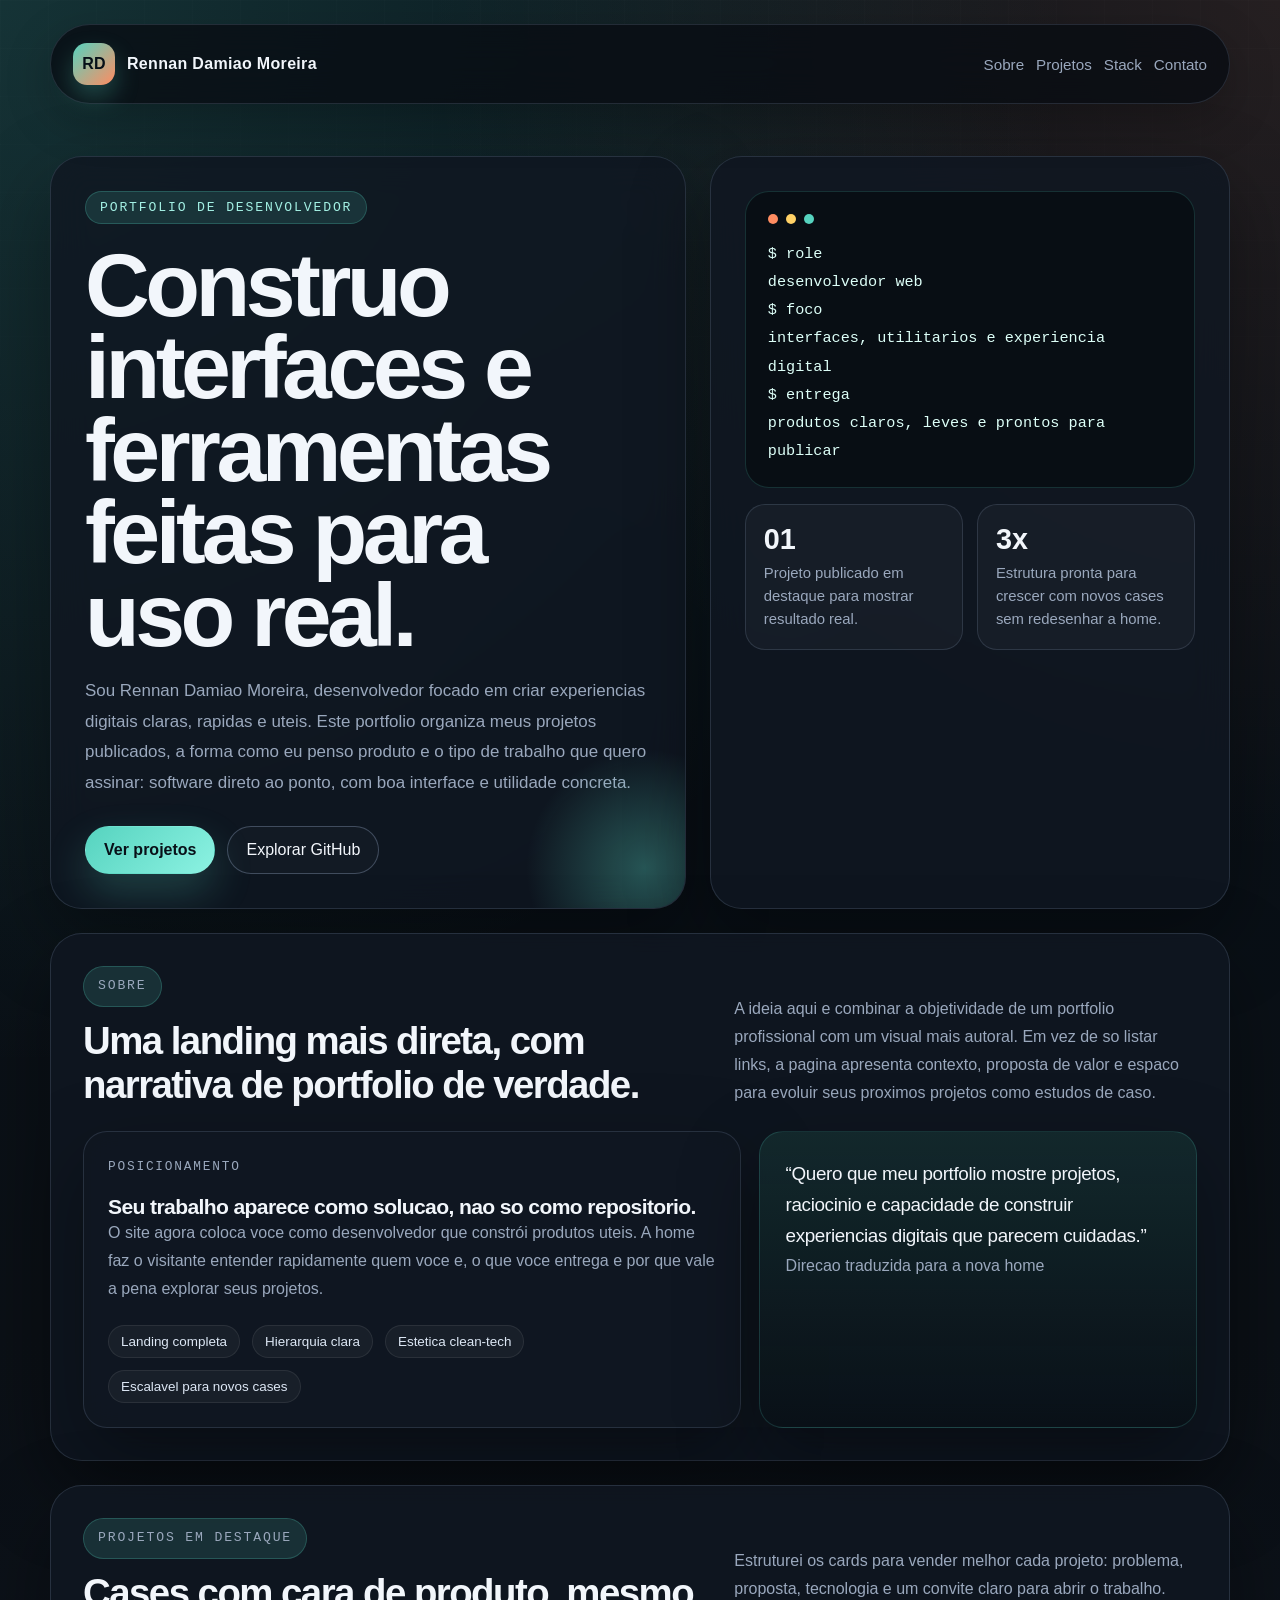
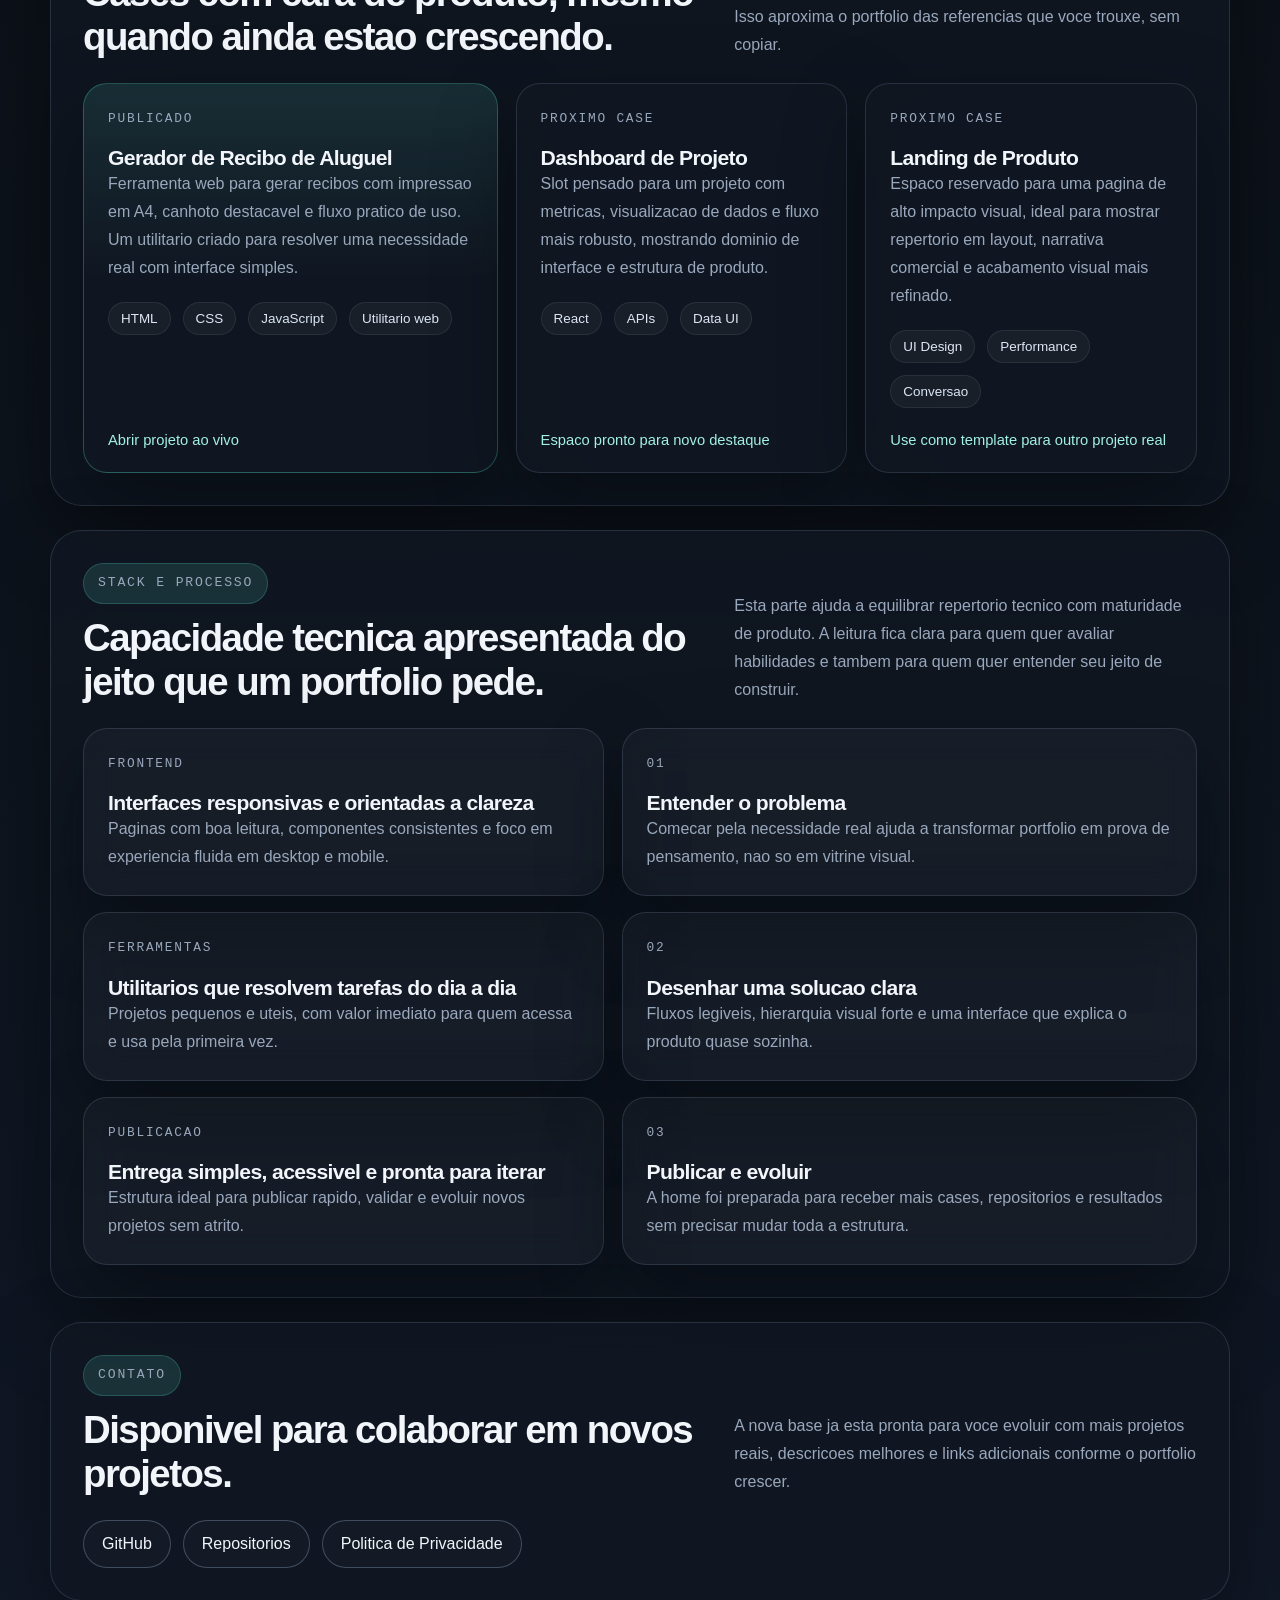
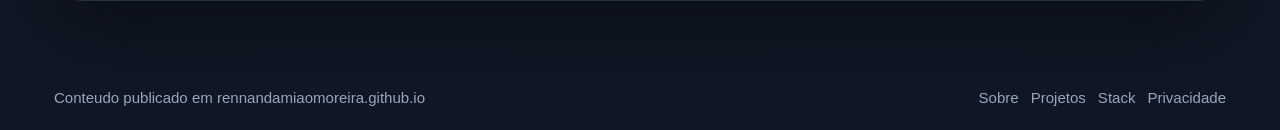
<file: index.html>
<!DOCTYPE html>
<html lang="pt-BR">
<head>
    <meta charset="UTF-8">
    <meta http-equiv="X-UA-Compatible" content="IE=edge">
    <meta name="viewport" content="width=device-width, initial-scale=1.0">
    <title>Rennan Damiao Moreira | Desenvolvedor</title>
    <meta name="description" content="Portfolio de Rennan Damiao Moreira com projetos web, ferramentas publicadas e experimentos de desenvolvimento.">
    <meta name="google-site-verification" content="cHc9ku_yMv4y8DhApohJNucnqFjQscXv2vftnZROdxE">
    <link rel="stylesheet" href="./assets/css/tokens.css">
    <link rel="stylesheet" href="./assets/css/base.css">
    <link rel="stylesheet" href="./assets/css/components.css">
    <link rel="stylesheet" href="./assets/css/pages/home.css">
    <script defer src="./assets/js/data/site.js"></script>
    <script defer src="./assets/js/layout.js"></script>
    <script async src="https://pagead2.googlesyndication.com/pagead/js/adsbygoogle.js?client=ca-pub-9170880056715770"
        crossorigin="anonymous"></script>
</head>
<body data-page="home">
    <div class="site-shell">
        <header data-site-header></header>

        <main class="page page-home">
            <section class="hero">
                <article class="panel hero-main">
                    <p class="eyebrow">Portfolio de desenvolvedor</p>
                    <h1>Construo interfaces e ferramentas feitas para uso real.</h1>
                    <p class="hero-copy">
                        Sou Rennan Damiao Moreira, desenvolvedor focado em criar experiencias digitais claras,
                        rapidas e uteis. Este portfolio organiza meus projetos publicados, a forma como eu penso
                        produto e o tipo de trabalho que quero assinar: software direto ao ponto, com boa interface
                        e utilidade concreta.
                    </p>
                    <div class="cta-group">
                        <a class="button button-primary" href="#projetos">Ver projetos</a>
                        <a class="button button-secondary" href="https://github.com/RennanDamiaoMoreira" rel="noopener noreferrer">Explorar GitHub</a>
                    </div>
                </article>

                <aside class="panel hero-side">
                    <div class="terminal" aria-label="Resumo profissional">
                        <div class="terminal-top">
                            <span class="dot"></span>
                            <span class="dot"></span>
                            <span class="dot"></span>
                        </div>
                        <code>$ role</code>
                        <code>desenvolvedor web</code>
                        <code>$ foco</code>
                        <code>interfaces, utilitarios e experiencia digital</code>
                        <code>$ entrega</code>
                        <code>produtos claros, leves e prontos para publicar</code>
                    </div>

                    <div class="hero-metrics">
                        <div class="metric">
                            <strong>01</strong>
                            <span>Projeto publicado em destaque para mostrar resultado real.</span>
                        </div>
                        <div class="metric">
                            <strong>3x</strong>
                            <span>Estrutura pronta para crescer com novos cases sem redesenhar a home.</span>
                        </div>
                    </div>
                </aside>
            </section>

            <section class="panel section" id="sobre">
                <div class="section-header">
                    <div>
                        <p class="eyebrow">Sobre</p>
                        <h2>Uma landing mais direta, com narrativa de portfolio de verdade.</h2>
                    </div>
                    <p>
                        A ideia aqui e combinar a objetividade de um portfolio profissional com um visual mais autoral.
                        Em vez de so listar links, a pagina apresenta contexto, proposta de valor e espaco para evoluir
                        seus proximos projetos como estudos de caso.
                    </p>
                </div>

                <div class="about-grid">
                    <article class="about-card">
                        <p class="mini-title">Posicionamento</p>
                        <h3>Seu trabalho aparece como solucao, nao so como repositorio.</h3>
                        <p>
                            O site agora coloca voce como desenvolvedor que constrói produtos uteis. A home faz o visitante
                            entender rapidamente quem voce e, o que voce entrega e por que vale a pena explorar seus projetos.
                        </p>
                        <div class="inline-list">
                            <span>Landing completa</span>
                            <span>Hierarquia clara</span>
                            <span>Estetica clean-tech</span>
                            <span>Escalavel para novos cases</span>
                        </div>
                    </article>

                    <aside class="quote-card">
                        <p>
                            “Quero que meu portfolio mostre projetos, raciocinio e capacidade de construir experiencias
                            digitais que parecem cuidadas.”
                        </p>
                        <span>Direcao traduzida para a nova home</span>
                    </aside>
                </div>
            </section>

            <section class="panel section" id="projetos">
                <div class="section-header">
                    <div>
                        <p class="eyebrow">Projetos em destaque</p>
                        <h2>Cases com cara de produto, mesmo quando ainda estao crescendo.</h2>
                    </div>
                    <p>
                        Estruturei os cards para vender melhor cada projeto: problema, proposta, tecnologia e um convite
                        claro para abrir o trabalho. Isso aproxima o portfolio das referencias que voce trouxe, sem copiar.
                    </p>
                </div>

                <div class="project-grid">
                    <a class="project-card featured" href="https://rennandamiaomoreira.github.io/GeradorReciboAluguel/">
                        <div>
                            <p class="project-kicker">Publicado</p>
                            <h3>Gerador de Recibo de Aluguel</h3>
                            <p>
                                Ferramenta web para gerar recibos com impressao em A4, canhoto destacavel e fluxo pratico
                                de uso. Um utilitario criado para resolver uma necessidade real com interface simples.
                            </p>
                            <div class="chip-list">
                                <span class="tag">HTML</span>
                                <span class="tag">CSS</span>
                                <span class="tag">JavaScript</span>
                                <span class="tag">Utilitario web</span>
                            </div>
                        </div>
                        <span class="project-meta">Abrir projeto ao vivo</span>
                    </a>

                    <article class="project-card">
                        <div>
                            <p class="project-kicker">Proximo case</p>
                            <h3>Dashboard de Projeto</h3>
                            <p>
                                Slot pensado para um projeto com metricas, visualizacao de dados e fluxo mais robusto,
                                mostrando dominio de interface e estrutura de produto.
                            </p>
                            <div class="chip-list">
                                <span class="mini-tag">React</span>
                                <span class="mini-tag">APIs</span>
                                <span class="mini-tag">Data UI</span>
                            </div>
                        </div>
                        <span class="project-meta">Espaco pronto para novo destaque</span>
                    </article>

                    <article class="project-card">
                        <div>
                            <p class="project-kicker">Proximo case</p>
                            <h3>Landing de Produto</h3>
                            <p>
                                Espaco reservado para uma pagina de alto impacto visual, ideal para mostrar repertorio em
                                layout, narrativa comercial e acabamento visual mais refinado.
                            </p>
                            <div class="chip-list">
                                <span class="mini-tag">UI Design</span>
                                <span class="mini-tag">Performance</span>
                                <span class="mini-tag">Conversao</span>
                            </div>
                        </div>
                        <span class="project-meta">Use como template para outro projeto real</span>
                    </article>
                </div>
            </section>

            <section class="panel section" id="stack">
                <div class="section-header">
                    <div>
                        <p class="eyebrow">Stack e processo</p>
                        <h2>Capacidade tecnica apresentada do jeito que um portfolio pede.</h2>
                    </div>
                    <p>
                        Esta parte ajuda a equilibrar repertorio tecnico com maturidade de produto. A leitura fica clara
                        para quem quer avaliar habilidades e tambem para quem quer entender seu jeito de construir.
                    </p>
                </div>

                <div class="stack-grid">
                    <div class="skill-list">
                        <article class="skill-card">
                            <p class="mini-title">Frontend</p>
                            <h3>Interfaces responsivas e orientadas a clareza</h3>
                            <p>
                                Paginas com boa leitura, componentes consistentes e foco em experiencia fluida em desktop
                                e mobile.
                            </p>
                        </article>

                        <article class="skill-card">
                            <p class="mini-title">Ferramentas</p>
                            <h3>Utilitarios que resolvem tarefas do dia a dia</h3>
                            <p>
                                Projetos pequenos e uteis, com valor imediato para quem acessa e usa pela primeira vez.
                            </p>
                        </article>

                        <article class="skill-card">
                            <p class="mini-title">Publicacao</p>
                            <h3>Entrega simples, acessivel e pronta para iterar</h3>
                            <p>
                                Estrutura ideal para publicar rapido, validar e evoluir novos projetos sem atrito.
                            </p>
                        </article>
                    </div>

                    <div class="process-grid">
                        <article class="process-card">
                            <p class="mini-title">01</p>
                            <h3>Entender o problema</h3>
                            <p>
                                Comecar pela necessidade real ajuda a transformar portfolio em prova de pensamento, nao so
                                em vitrine visual.
                            </p>
                        </article>

                        <article class="process-card">
                            <p class="mini-title">02</p>
                            <h3>Desenhar uma solucao clara</h3>
                            <p>
                                Fluxos legiveis, hierarquia visual forte e uma interface que explica o produto quase sozinha.
                            </p>
                        </article>

                        <article class="process-card">
                            <p class="mini-title">03</p>
                            <h3>Publicar e evoluir</h3>
                            <p>
                                A home foi preparada para receber mais cases, repositorios e resultados sem precisar mudar
                                toda a estrutura.
                            </p>
                        </article>
                    </div>
                </div>
            </section>

            <section class="panel section" id="contato">
                <div class="section-header">
                    <div>
                        <p class="eyebrow">Contato</p>
                        <h2>Disponivel para colaborar em novos projetos.</h2>
                    </div>
                    <p>
                        A nova base ja esta pronta para voce evoluir com mais projetos reais, descricoes melhores e links
                        adicionais conforme o portfolio crescer.
                    </p>
                </div>

                <div class="socials">
                    <a class="social-link" href="https://github.com/RennanDamiaoMoreira" rel="noopener noreferrer">GitHub</a>
                    <a class="social-link" href="https://github.com/RennanDamiaoMoreira?tab=repositories" rel="noopener noreferrer">Repositorios</a>
                    <a class="social-link" href="./privacy.html">Politica de Privacidade</a>
                </div>
            </section>
        </main>

        <footer data-site-footer></footer>
    </div>
</body>
</html>
</file>
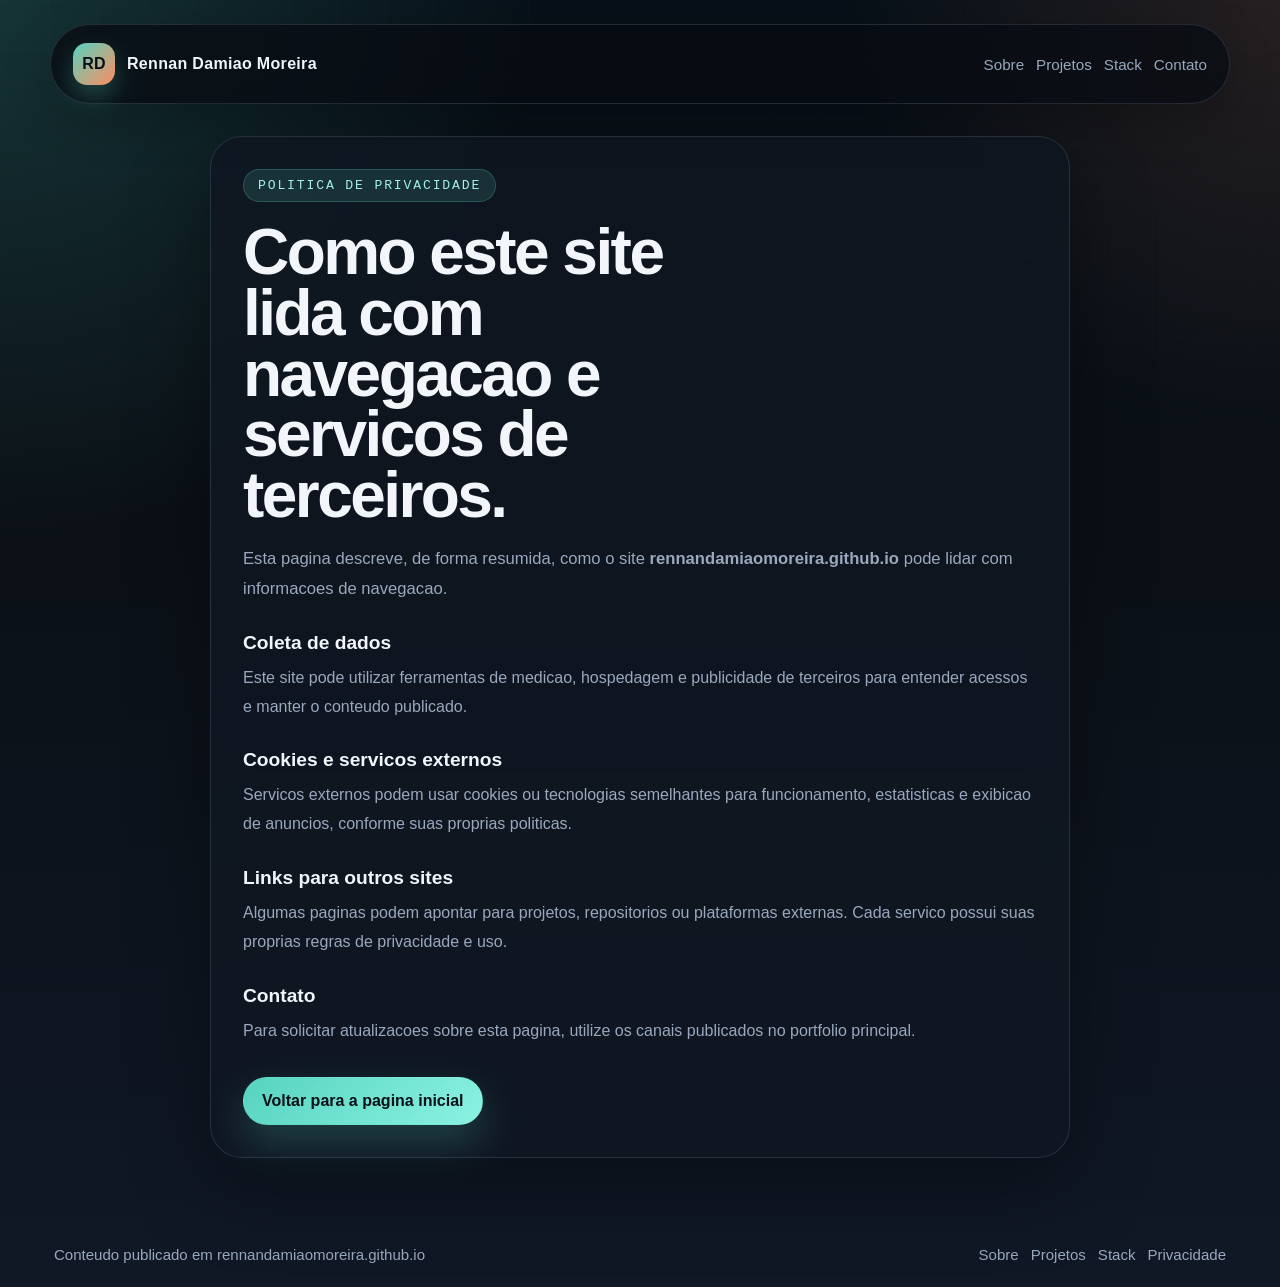
<file: privacy.html>
<!DOCTYPE html>
<html lang="pt-BR">
<head>
    <meta charset="UTF-8">
    <meta name="viewport" content="width=device-width, initial-scale=1.0">
    <title>Politica de Privacidade | Rennan Damiao Moreira</title>
    <meta name="description" content="Politica de privacidade do site rennandamiaomoreira.github.io.">
    <link rel="stylesheet" href="./assets/css/tokens.css">
    <link rel="stylesheet" href="./assets/css/base.css">
    <link rel="stylesheet" href="./assets/css/components.css">
    <link rel="stylesheet" href="./assets/css/pages/privacy.css">
    <script defer src="./assets/js/data/site.js"></script>
    <script defer src="./assets/js/layout.js"></script>
</head>
<body data-page="privacy">
    <div class="site-shell">
        <header data-site-header></header>

        <main class="page page-privacy">
            <section class="panel legal-card">
                <p class="eyebrow">Politica de Privacidade</p>
                <h1>Como este site lida com navegacao e servicos de terceiros.</h1>
                <p class="legal-intro">
                    Esta pagina descreve, de forma resumida, como o site
                    <strong>rennandamiaomoreira.github.io</strong> pode lidar com informacoes de navegacao.
                </p>

                <div class="legal-section">
                    <h2>Coleta de dados</h2>
                    <p>
                        Este site pode utilizar ferramentas de medicao, hospedagem e publicidade de terceiros para
                        entender acessos e manter o conteudo publicado.
                    </p>
                </div>

                <div class="legal-section">
                    <h2>Cookies e servicos externos</h2>
                    <p>
                        Servicos externos podem usar cookies ou tecnologias semelhantes para funcionamento, estatisticas
                        e exibicao de anuncios, conforme suas proprias politicas.
                    </p>
                </div>

                <div class="legal-section">
                    <h2>Links para outros sites</h2>
                    <p>
                        Algumas paginas podem apontar para projetos, repositorios ou plataformas externas. Cada servico
                        possui suas proprias regras de privacidade e uso.
                    </p>
                </div>

                <div class="legal-section">
                    <h2>Contato</h2>
                    <p>
                        Para solicitar atualizacoes sobre esta pagina, utilize os canais publicados no portfolio
                        principal.
                    </p>
                </div>

                <div class="legal-actions">
                    <a class="button button-primary" href="./index.html">Voltar para a pagina inicial</a>
                </div>
            </section>
        </main>

        <footer data-site-footer></footer>
    </div>
</body>
</html>
</file>
<file: assets/css/tokens.css>
:root {
    --bg: #0b1016;
    --bg-soft: #111823;
    --panel: rgba(16, 23, 34, 0.84);
    --panel-strong: rgba(9, 14, 21, 0.94);
    --line: rgba(152, 173, 205, 0.18);
    --line-strong: rgba(152, 173, 205, 0.34);
    --text: #f2f6fb;
    --muted: #9aa8bd;
    --accent: #56d3bf;
    --accent-soft: rgba(86, 211, 191, 0.14);
    --accent-warm: #ff8c61;
    --shadow: 0 30px 80px rgba(0, 0, 0, 0.34);
    --radius-xl: 32px;
    --radius-lg: 24px;
    --radius-md: 18px;
    --space-xs: 8px;
    --space-sm: 12px;
    --space-md: 16px;
    --space-lg: 24px;
    --space-xl: 32px;
    --space-2xl: 40px;
    --max-width: 1180px;
}
</file>
<file: assets/css/base.css>
* {
    box-sizing: border-box;
}

html {
    scroll-behavior: smooth;
}

body {
    margin: 0;
    min-height: 100vh;
    color: var(--text);
    font-family: "Space Grotesk", "Segoe UI", sans-serif;
    background:
        radial-gradient(circle at top left, rgba(86, 211, 191, 0.18), transparent 30%),
        radial-gradient(circle at top right, rgba(255, 140, 97, 0.12), transparent 24%),
        linear-gradient(180deg, #071018 0%, #0b1016 40%, #101826 100%);
}

body::before {
    content: "";
    position: fixed;
    inset: 0;
    background-image:
        linear-gradient(rgba(255, 255, 255, 0.03) 1px, transparent 1px),
        linear-gradient(90deg, rgba(255, 255, 255, 0.03) 1px, transparent 1px);
    background-size: 48px 48px;
    mask-image: linear-gradient(180deg, rgba(0, 0, 0, 0.35), transparent 85%);
    pointer-events: none;
}

body.layout-ready [data-site-header],
body.layout-ready [data-site-footer] {
    display: block;
}

a {
    color: inherit;
}

h1,
h2,
h3,
p {
    margin: 0;
}

.site-shell {
    position: relative;
}

.page {
    position: relative;
    width: min(calc(100% - 32px), var(--max-width));
    margin: 0 auto;
    padding: 24px 0 64px;
}

.panel {
    border: 1px solid var(--line);
    border-radius: var(--radius-xl);
    background: var(--panel);
    backdrop-filter: blur(18px);
    box-shadow: var(--shadow);
}

.section {
    margin-top: var(--space-lg);
    padding: var(--space-xl);
}

.section-header {
    display: flex;
    justify-content: space-between;
    align-items: end;
    gap: 20px;
    margin-bottom: var(--space-lg);
}

.section-header h2 {
    margin-top: 12px;
    font-size: clamp(1.9rem, 3vw, 2.7rem);
    letter-spacing: -0.04em;
}

.section-header p {
    max-width: 52ch;
    color: var(--muted);
    line-height: 1.75;
}

@media (max-width: 720px) {
    .page {
        width: min(calc(100% - 20px), var(--max-width));
        padding-top: 12px;
    }

    .section {
        padding: var(--space-lg);
    }

    .section-header {
        flex-direction: column;
        align-items: flex-start;
    }
}
</file>
<file: assets/css/components.css>
.button,
.social-link {
    display: inline-flex;
    align-items: center;
    justify-content: center;
    min-height: 48px;
    padding: 0 18px;
    border-radius: 999px;
    border: 1px solid var(--line-strong);
    text-decoration: none;
    transition: transform 0.2s ease, border-color 0.2s ease, background 0.2s ease;
}

.button:hover,
.social-link:hover,
.project-card:hover,
.skill-card:hover,
.process-card:hover {
    transform: translateY(-3px);
}

.button-primary {
    border-color: transparent;
    background: linear-gradient(135deg, var(--accent) 0%, #8cf2e2 100%);
    color: #081018;
    box-shadow: 0 18px 40px rgba(86, 211, 191, 0.24);
    font-weight: 700;
}

.button-secondary,
.social-link {
    background: rgba(255, 255, 255, 0.02);
    color: var(--text);
}

.eyebrow,
.project-kicker,
.mini-title {
    font-family: "IBM Plex Mono", monospace;
}

.eyebrow {
    display: inline-flex;
    align-items: center;
    gap: 10px;
    padding: 8px 14px;
    border-radius: 999px;
    background: var(--accent-soft);
    border: 1px solid rgba(86, 211, 191, 0.24);
    color: #a3f0e4;
    font-size: 0.82rem;
    letter-spacing: 0.14em;
    text-transform: uppercase;
}

.tag,
.mini-tag,
.inline-list span {
    display: inline-flex;
    align-items: center;
    justify-content: center;
    padding: 8px 12px;
    border-radius: 999px;
    border: 1px solid rgba(255, 255, 255, 0.08);
    background: rgba(255, 255, 255, 0.04);
    color: #dde7f5;
    font-size: 0.84rem;
}

.site-nav {
    width: min(calc(100% - 32px), var(--max-width));
    margin: 24px auto 0;
    display: flex;
    align-items: center;
    justify-content: space-between;
    gap: 20px;
    padding: 18px 22px;
    border: 1px solid var(--line);
    border-radius: 999px;
    background: rgba(8, 12, 19, 0.78);
    backdrop-filter: blur(20px);
    position: sticky;
    top: 16px;
    z-index: 10;
    box-shadow: 0 16px 48px rgba(0, 0, 0, 0.24);
}

.site-brand {
    display: flex;
    align-items: center;
    gap: 12px;
    font-weight: 700;
    letter-spacing: 0.02em;
    text-decoration: none;
}

.site-brand__mark {
    display: inline-flex;
    align-items: center;
    justify-content: center;
    width: 42px;
    height: 42px;
    border-radius: 14px;
    background: linear-gradient(135deg, var(--accent) 0%, var(--accent-warm) 100%);
    color: #061018;
    box-shadow: 0 12px 24px rgba(86, 211, 191, 0.28);
}

.site-nav__links,
.inline-list,
.chip-list,
.cta-group,
.socials,
.site-footer__links {
    display: flex;
    flex-wrap: wrap;
    gap: 12px;
}

.site-nav__links {
    color: var(--muted);
    font-size: 0.95rem;
}

.site-nav__link,
.site-footer__links a {
    text-decoration: none;
}

.site-nav__link.is-active {
    color: #a3f0e4;
}

.site-footer {
    width: min(calc(100% - 32px), var(--max-width));
    margin: 0 auto;
    display: flex;
    justify-content: space-between;
    gap: 16px;
    padding: 24px 4px 24px;
    color: var(--muted);
    font-size: 0.94rem;
}

.site-footer__links {
    align-items: center;
}

@media (max-width: 720px) {
    .site-nav {
        width: min(calc(100% - 20px), var(--max-width));
        border-radius: 28px;
        padding: 18px;
    }

    .site-nav__links {
        display: none;
    }

    .site-footer {
        width: min(calc(100% - 20px), var(--max-width));
        flex-direction: column;
    }
}
</file>
<file: assets/css/pages/home.css>
.hero {
    display: grid;
    grid-template-columns: minmax(0, 1.1fr) minmax(320px, 0.9fr);
    gap: 24px;
    margin-top: 28px;
}

.hero-main,
.hero-side,
.about-card,
.project-card,
.skill-card,
.process-card,
.quote-card {
    border: 1px solid var(--line);
    border-radius: var(--radius-xl);
    background: var(--panel);
    backdrop-filter: blur(18px);
    box-shadow: var(--shadow);
}

.hero-main,
.hero-side {
    padding: 34px;
}

.hero-main {
    position: relative;
    overflow: hidden;
}

.hero-main::after {
    content: "";
    position: absolute;
    right: -80px;
    bottom: -80px;
    width: 240px;
    height: 240px;
    border-radius: 50%;
    background: radial-gradient(circle, rgba(86, 211, 191, 0.34), transparent 70%);
    pointer-events: none;
}

.hero-main h1 {
    margin-top: 20px;
    max-width: 11ch;
    font-size: clamp(3.1rem, 7vw, 6.2rem);
    line-height: 0.92;
    letter-spacing: -0.05em;
}

.hero-copy {
    max-width: 60ch;
    margin-top: 20px;
    color: var(--muted);
    font-size: 1.06rem;
    line-height: 1.8;
}

.cta-group {
    margin-top: 28px;
}

.hero-side {
    display: grid;
    gap: 16px;
    align-content: start;
}

.terminal {
    padding: 22px;
    border: 1px solid rgba(86, 211, 191, 0.18);
    border-radius: var(--radius-lg);
    background: var(--panel-strong);
}

.terminal-top {
    display: flex;
    gap: 8px;
    margin-bottom: 16px;
}

.dot {
    width: 10px;
    height: 10px;
    border-radius: 50%;
    background: var(--accent-warm);
}

.dot:nth-child(2) {
    background: #ffd166;
}

.dot:nth-child(3) {
    background: var(--accent);
}

.terminal code {
    display: block;
    color: #ddfff8;
    font-family: "IBM Plex Mono", monospace;
    font-size: 0.95rem;
    line-height: 1.85;
}

.hero-metrics {
    display: grid;
    grid-template-columns: repeat(2, minmax(0, 1fr));
    gap: 14px;
}

.metric {
    padding: 18px;
    border-radius: 20px;
    background: rgba(255, 255, 255, 0.03);
    border: 1px solid var(--line);
}

.metric strong {
    display: block;
    margin-bottom: 6px;
    font-size: 1.8rem;
}

.metric span,
.about-card p,
.project-card p,
.skill-card p,
.process-card p,
.quote-card span {
    color: var(--muted);
    line-height: 1.75;
}

.metric span {
    font-size: 0.93rem;
    line-height: 1.55;
}

.about-grid,
.project-grid,
.stack-grid,
.process-grid {
    display: grid;
    gap: 18px;
}

.about-grid {
    grid-template-columns: 1.2fr 0.8fr;
}

.about-card,
.project-card,
.skill-card,
.process-card {
    padding: 24px;
    border-radius: var(--radius-lg);
}

.inline-list {
    margin-top: 22px;
}

.project-grid {
    grid-template-columns: 1.25fr 1fr 1fr;
}

.project-card {
    display: flex;
    flex-direction: column;
    justify-content: space-between;
    min-height: 320px;
    text-decoration: none;
    transition: transform 0.2s ease, border-color 0.2s ease;
}

.project-card.featured {
    background:
        linear-gradient(180deg, rgba(86, 211, 191, 0.12), transparent 50%),
        rgba(16, 23, 34, 0.92);
    border-color: rgba(86, 211, 191, 0.3);
}

.project-kicker,
.mini-title {
    color: #a3f0e4;
    font-size: 0.8rem;
    letter-spacing: 0.14em;
    text-transform: uppercase;
}

.project-card h3,
.skill-card h3,
.process-card h3,
.about-card h3 {
    margin-top: 16px;
    font-size: 1.32rem;
    letter-spacing: -0.03em;
}

.chip-list {
    margin-top: 20px;
}

.project-meta {
    margin-top: 24px;
    color: #a3f0e4;
    font-size: 0.92rem;
}

.stack-grid {
    grid-template-columns: 0.95fr 1.05fr;
}

.skill-list,
.process-grid {
    display: grid;
    gap: 16px;
}

.skill-card,
.process-card {
    background: rgba(255, 255, 255, 0.03);
}

.quote-card {
    padding: 26px;
    border-radius: var(--radius-lg);
    border: 1px solid rgba(86, 211, 191, 0.18);
    background:
        linear-gradient(180deg, rgba(86, 211, 191, 0.12), transparent 100%),
        rgba(10, 16, 24, 0.94);
}

.quote-card p {
    color: var(--text);
    font-size: 1.18rem;
    line-height: 1.65;
    letter-spacing: -0.02em;
}

.socials {
    margin-top: 8px;
}

@media (max-width: 1040px) {
    .hero,
    .about-grid,
    .project-grid,
    .stack-grid {
        grid-template-columns: 1fr;
    }
}

@media (max-width: 720px) {
    .hero-main,
    .hero-side {
        padding: 24px;
    }

    .hero-metrics {
        grid-template-columns: 1fr;
    }

    .hero-main h1 {
        font-size: clamp(2.7rem, 16vw, 4rem);
    }
}
</file>
<file: assets/css/pages/privacy.css>
.page-privacy {
    padding-top: 32px;
}

.legal-card {
    max-width: 860px;
    margin: 0 auto;
    padding: 32px;
}

.legal-card h1 {
    margin-top: 20px;
    max-width: 14ch;
    font-size: clamp(2.4rem, 6vw, 4rem);
    line-height: 0.95;
    letter-spacing: -0.04em;
}

.legal-intro,
.legal-section p {
    color: var(--muted);
    line-height: 1.8;
}

.legal-intro {
    margin-top: 18px;
    font-size: 1.04rem;
}

.legal-section {
    margin-top: 28px;
}

.legal-section h2 {
    margin-bottom: 10px;
    font-size: 1.2rem;
}

.legal-actions {
    margin-top: 32px;
}

@media (max-width: 720px) {
    .legal-card {
        padding: 24px;
    }
}
</file>
